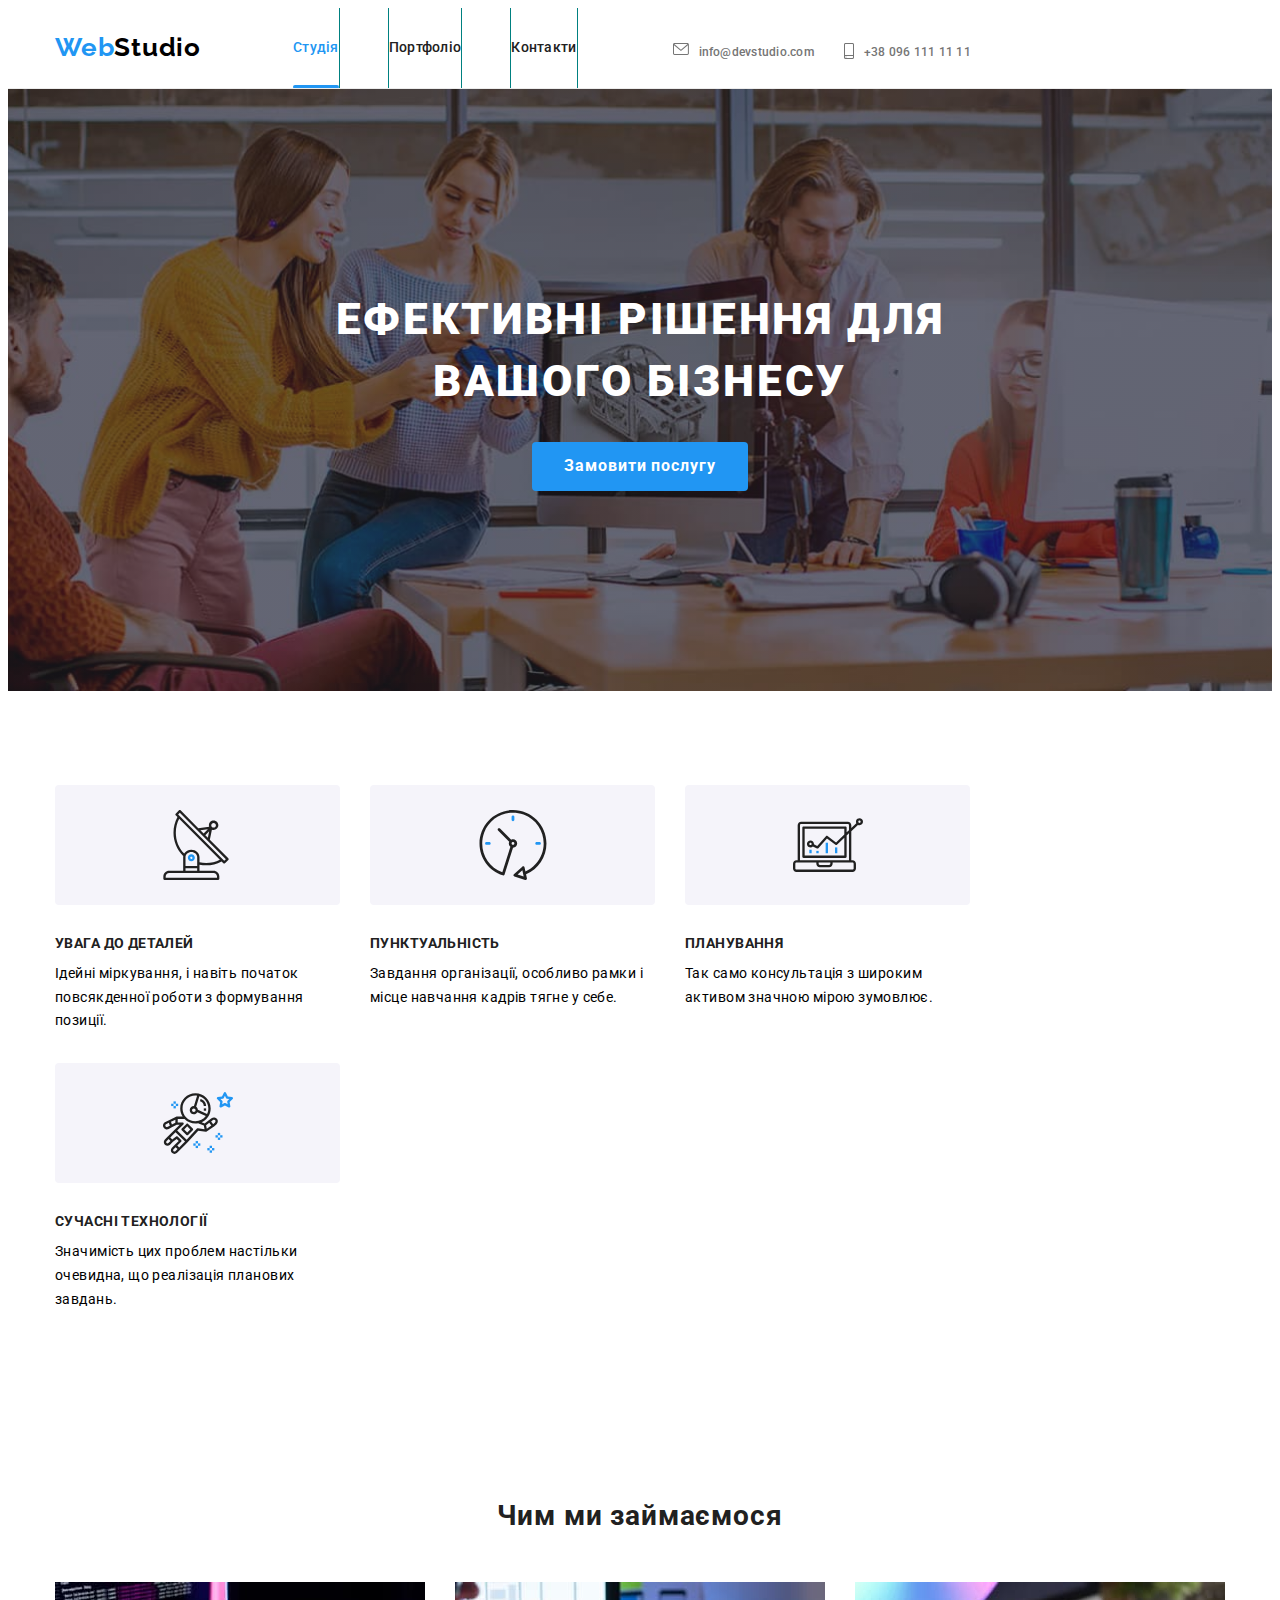
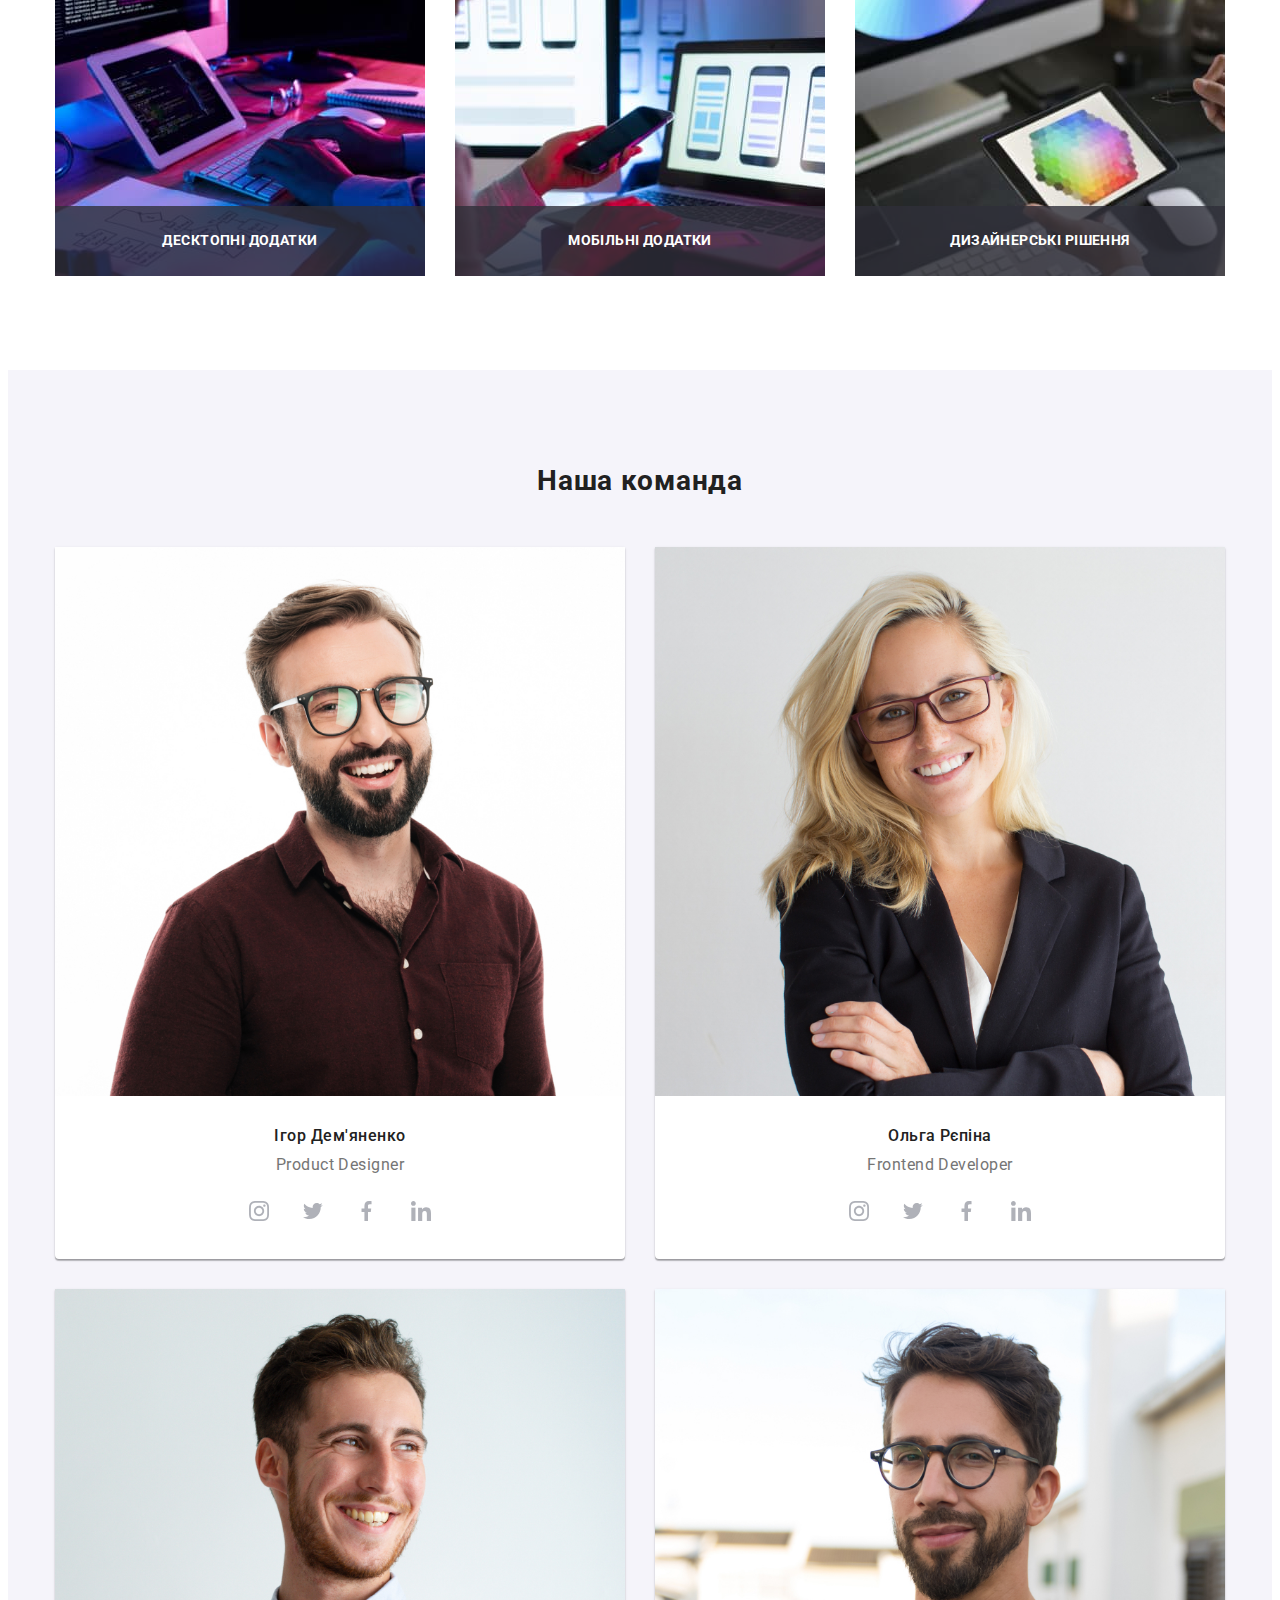
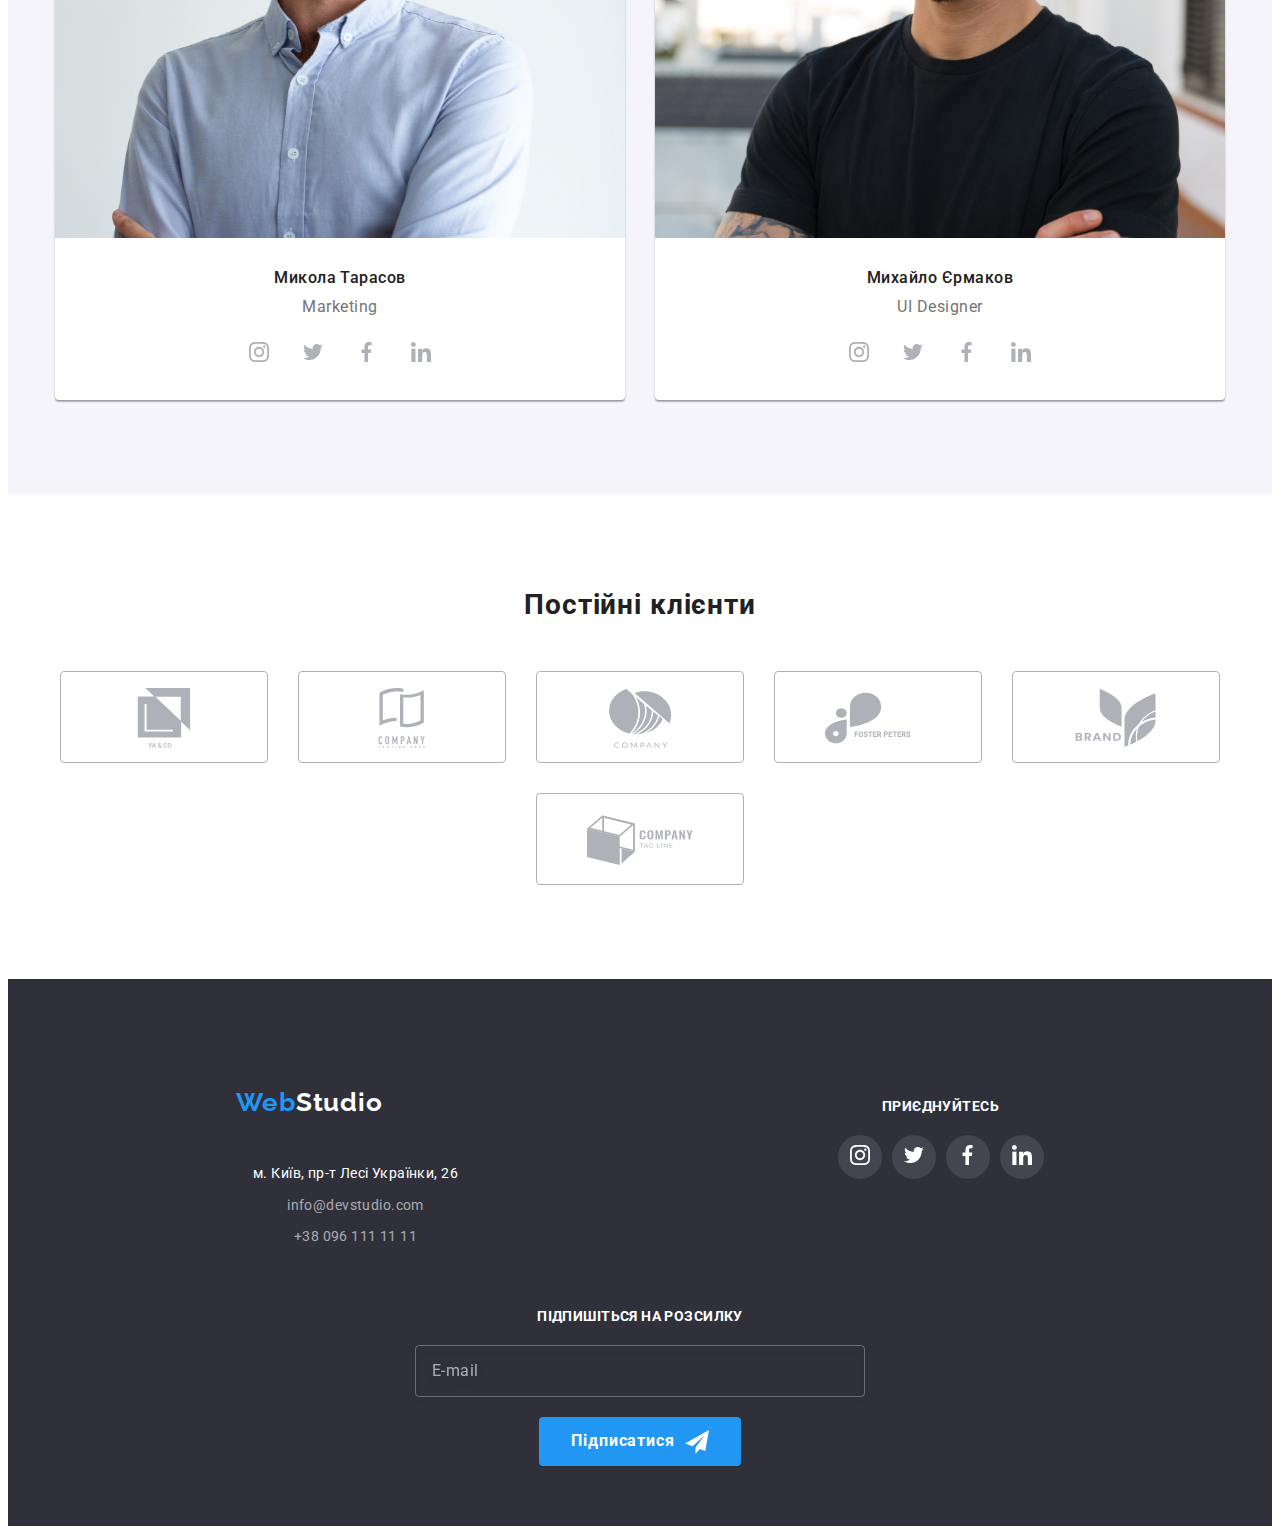
<file: index.html>
<!DOCTYPE html>
<html lang="uk">
<head>
    <meta charset="UTF-8">
    <meta http-equiv="X-UA-Compatible" content="IE=edge">
    <meta name="viewport" content="width=device-width, initial-scale=1.0">
    <title>Студія</title>

    <!-- Підключення шрифтів -->
    <link rel="preconnect" href="https://fonts.googleapis.com">
    <link rel="preconnect" href="https://fonts.gstatic.com" crossorigin>
    <link href="https://fonts.googleapis.com/css2?family=Raleway:wght@700&family=Roboto:wght@400;500;700;900&display=swap" rel="stylesheet">
    
    <!-- Підключення modern-normalize -->
    <link rel="stylesheet" href="https://cdnjs.cloudflare.com/ajax/libs/modern-normalize/1.1.0/modern-normalize.min.css" integrity="sha512-wpPYUAdjBVSE4KJnH1VR1HeZfpl1ub8YT/NKx4PuQ5NmX2tKuGu6U/JRp5y+Y8XG2tV+wKQpNHVUX03MfMFn9Q==" crossorigin="anonymous" referrerpolicy="no-referrer" />
    
    <!-- Підключення стилів     -->
    <link rel="stylesheet" href="./css/main.min.css">
</head>
<body>
    <header class="page-header">
       <div class="container page-header__container">
            <a href="./index.html" class="logo logo--margin-header">Web<span class="logo--color-header">Studio</span></a>
            <button type="button" class="btn-menu  js-open-menu "
           
            aria-controls="menu-container" data-menu-button>
                <svg height="40" width="40" aria-label="Перемикач мобільного меню">
                    <!-- <use class="icon-close-mob" href="./images/sprite.svg#icon-close-mob" ></use>  -->
                    <use class="icon-menu" href="./images/sprite.svg#icon-menu" ></use>                    
                </svg>
            </button>
            <div class="container-menu  js-menu-container" id="menu-container" >
                <button type="button" class="btn-menu btn-menu--mob js-close-menu "  aria-controls="menu-container" >
                    <svg height="40" width="40" aria-label="Перемикач мобільного меню">
                         <use class="icon-close-mob" href="./images/sprite.svg#icon-close-mob" ></use>
                    </svg> 
                </button> 
                <nav class="main-nav">           
                    <ul class="site-nav">
                        <li class="site-nav__item  site-nav--active">
                            <a href="./index.html" class="site-nav__link site-nav__link--active">Студія</a>
                        </li>
                        <li class="site-nav__item">
                            <a href="./portfolio.html" class="site-nav__link">Портфоліо</a>
                        </li>
                        <li class="site-nav__item">
                            <a href="" class="site-nav__link">Контакти</a>
                        </li>
                    </ul>
                </nav>
                <ul class="contact">
                    <li class="contact__item">                    
                        <a class="contact__link" href="mailto:info@devstudio.com" >
                            <svg class="contact__icon" width="16" height="12">
                                <use href="./images/sprite.svg#icon-email"></use>
                            </svg>
                        <span class="contact__text">info@devstudio.com</span>
                        </a>                                    
                    </li>
                    <li class="contact__item">
                        <a class="contact__link contact__link--color" href="tel:+380961111111">
                            <svg class="contact__icon" width="10" height="16">
                                <use href="./images/sprite.svg#icon-phone"></use>
                            </svg>
                        <span class="contact__text">+38 096 111 11 11</span>
                        </a>                    
                    </li>               
                </ul>
                <ul class="social-networks">
                    <li class="social-networks__item"><a  class="social-networks__link" href="">Instagram</a></li>
                    <li class="social-networks__item"><a  class="social-networks__link" href="">Twiter</a></li>
                    <li class="social-networks__item"><a  class="social-networks__link" href="">Facebook</a></li>
                    <li class="social-networks__item"><a  class="social-networks__link" href="">LinkedIn</a></li>
                </ul>
            </div>
       </div>
    </header>

    <main>
<!--Герой-->        
        <section class="hero">
            <div class="container">
                <h1 class="hero__title">Ефективні рішення для вашого бізнесу</h1>
                <button class="button" type="button" data-modal-open>Замовити послугу</button>
            </div>
        </section>

<!--Особливості-->
        <section class="section">
            <div class="container">
                <h2 class="section__title" hidden>Особливості</h2>
                <ul class="feature">
                    <li class="feature__item"> 
                        <div class="feature__icon">
                            <svg  width="70px" height="70px">
                                <use href="./images/sprite.svg#icon-antena"></use>
                            </svg> 
                        </div>                    
                        <h3 class="feature__title">УВАГА ДО ДЕТАЛЕЙ</h3>
                        <p class="feature__text">Ідейні міркування, і навіть початок повсякденної роботи з формування позиції.</p>
                    </li>
                    <li class="feature__item">
                        <div class="feature__icon">
                            <svg  width="70px" height="70px">
                                <use href="./images/sprite.svg#icon-clock"></use>
                            </svg> 
                        </div>                     
                        <h3 class="feature__title">ПУНКТУАЛЬНІСТЬ</h3>
                        <p class="feature__text">Завдання організації, особливо рамки і місце навчання кадрів тягне у себе.</p>
                    </li>
                    <li class="feature__item">
                        <div class="feature__icon">
                            <svg  width="70px" height="70px">
                                <use href="./images/sprite.svg#icon-diagram"></use>
                            </svg> 
                        </div>                    
                        <h3 class="feature__title">ПЛАНУВАННЯ</h3>
                        <p class="feature__text">Так само консультація з широким активом значною мірою зумовлює.</p>
                    </li>
                    <li class="feature__item">
                        <div class="feature__icon">
                            <svg  width="70px" height="70px">
                                <use href="./images/sprite.svg#icon-astronaut"></use>
                            </svg> 
                        </div>                    
                        <h3 class="feature__title">СУЧАСНІ ТЕХНОЛОГІЇ</h3>
                        <p class="feature__text">Значимість цих проблем настільки очевидна, що реалізація планових завдань.</p>
                    </li>
                </ul>
            </div>
        </section>

<!--Чим ми займаємося-->        
        <section class="section section--mobile">
            <div class="container">
                <h2 class="section__title ">Чим ми займаємося</h2>
                <ul class="activity">
                    <li class="activity__item">
                        <img src="./images/box1.jpg" alt="людина друкує текст на ноутбуці" width="370">
                        <h3 class="activity__title">Десктопні додатки</h3>
                    </li>
                    <li class="activity__item">
                        <img src="./images/box2.jpg" alt="людина з телефоном в руках підбирає макет для телефону" width="370">
                        <h3 class="activity__title">Мобільні додатки</h3>
                    </li>
                    <li class="activity__item">
                        <img src="./images/box3.jpg" alt="людина на планшеті підбирає колольори " width="370">
                        <h3 class="activity__title">Дизайнерські рішення</h3>
                    </li>                 
                </ul>
            </div>
        </section>

<!--Наша команда--> 
        <section class="section section--bg">
            <div class="container">
                <h2 class="section__title">Наша команда</h2>
                <ul class="team-member">
                    <li class="team-member__item">
                        <img class="team-member__photo" src="./images/img1.jpg"  alt="фото чоловіка" width="270">
                        <div class="team-member__content">
                            <h3 class="team-member__name">Ігор Дем'яненко</h3>
                            <p lang="en" class="team-member__position">Product Designer</p>
                        </div>
                        <ul class="social">
                            <li class="social__item">
                                <a class="social__link" href="">
                                    <svg class="social__icon" width="20" height="20">
                                        <use href="./images/sprite.svg#icon-instagram"></use>                            
                                    </svg>
                                </a>
                            </li>
                            <li class="social__item">
                                <a class="social__link" href="">
                                    <svg class="social__icon" width="20" height="20">
                                        <use href="./images/sprite.svg#icon-twiter"></use>                            
                                    </svg>
                                </a>
                            </li>
                            <li class="social__item">
                                <a class="social__link" href="">
                                    <svg class="social__icon" width="20" height="20">
                                        <use href="./images/sprite.svg#icon-facebook"></use>                          
                                    </svg>
                                </a>
                            </li>
                            <li class="social__item">
                                <a class="social__link" href="">
                                    <svg class="social__icon" width="20" height="20">
                                        <use href="./images/sprite.svg#icon-linkedin"></use>                            
                                    </svg>
                                </a>
                            </li>
                        </ul>
                    </li>
                    <li class="team-member__item">
                        <img class="team-member__photo" src="./images/img2.jpg" alt="фото жінки" width="270">
                        <div class="team-member__content">
                            <h3 class="team-member__name">Ольга Рєпіна</h3>
                            <p lang="en" class="team-member__position">Frontend Developer</p>
                        </div>
                        <ul class="social">
                            <li class="social__item">
                                <a class="social__link" href="">
                                    <svg class="social__icon" width="20" height="20">
                                        <use href="./images/sprite.svg#icon-instagram"></use>                            
                                    </svg>
                                </a>
                            </li>
                            <li class="social__item">
                                <a class="social__link" href="">
                                    <svg class="social__icon" width="20" height="20">
                                        <use href="./images/sprite.svg#icon-twiter"></use>                            
                                    </svg>
                                </a>
                            </li>
                            <li class="social__item">
                                <a class="social__link" href="">
                                    <svg class="social__icon" width="20" height="20">
                                        <use href="./images/sprite.svg#icon-facebook"></use>                          
                                    </svg>
                                </a>
                            </li>
                            <li class="social__item">
                                <a class="social__link" href="">
                                    <svg class="social__icon" width="20" height="20">
                                        <use href="./images/sprite.svg#icon-linkedin"></use>                            
                                    </svg>
                                </a>
                            </li>
                        </ul>
                    </li>
                    <li class="team-member__item">
                        <img class="team-member__photo" src="./images/img3.jpg" alt="фото чоловіка" width="270">
                        <div class="team-member__content">
                            <h3 class="team-member__name">Микола Тарасов</h3>
                            <p lang="en" class="team-member__position">Marketing</p>
                        </div>
                        <ul class="social">
                            <li class="social__item">
                                <a class="social__link" href="">
                                    <svg class="social__icon" width="20" height="20">
                                        <use href="./images/sprite.svg#icon-instagram"></use>
                                    </svg>
                                </a>
                            </li>
                            <li class="social__item">
                                <a class="social__link" href="">
                                    <svg class="social__icon" width="20" height="20">
                                        <use href="./images/sprite.svg#icon-twiter"></use>
                                    </svg>
                                </a>
                            </li>
                            <li class="social__item">
                                <a class="social__link" href="">
                                    <svg class="social__icon" width="20" height="20">
                                        <use href="./images/sprite.svg#icon-facebook"></use>
                                    </svg>
                                </a>
                            </li>
                            <li class="social__item">
                                <a class="social__link" href="">
                                    <svg class="social__icon" width="20" height="20">
                                        <use href="./images/sprite.svg#icon-linkedin"></use>
                                    </svg>
                                </a>
                            </li>
                        </ul>
                    </li>
                    <li class="team-member__item">
                        <img class="team-member__photo" src="./images/img4.jpg" alt="фото чоловіка" width="270">
                        <div class="team-member__content">
                            <h3 class="team-member__name">Михайло Єрмаков</h3>
                            <p lang="en" class="team-member__position">UI Designer</p>
                        </div>
                        <ul class="social">
                            <li class="social__item">
                                <a class="social__link" href="">
                                    <svg class="social__icon" width="20" height="20">
                                        <use href="./images/sprite.svg#icon-instagram"></use>
                                    </svg>
                                </a>
                            </li>
                            <li class="social__item">
                                <a class="social__link" href="">
                                    <svg class="social__icon" width="20" height="20">
                                        <use href="./images/sprite.svg#icon-twiter"></use>
                                    </svg>
                                </a>
                            </li>
                            <li class="social__item">
                                <a class="social__link" href="">
                                    <svg class="social__icon" width="20" height="20">
                                        <use href="./images/sprite.svg#icon-facebook"></use>
                                    </svg>
                                </a>
                            </li>
                            <li class="social__item">
                                <a class="social__link" href="">
                                    <svg class="social__icon" width="20" height="20">
                                        <use href="./images/sprite.svg#icon-linkedin"></use>
                                    </svg>
                                </a>
                            </li>
                        </ul>
                    </li>
                </ul>
            </div>
        </section>
    
<!-- Клієнти -->
        <section class="section">
            <div class="container">
                <h2 class="section__title">Постійні клієнти</h2>
                <ul class="client-company">
                    <li class="client-company__item">
                        <a class="client-company__link" href="">
                            <svg class="client-company__icon" width="106" height="60">
                                <use href="./images/sprite.svg#icon-company1"></use>
                            </svg>                            
                        </a>
                    </li>
                    <li class="client-company__item">
                        <a class="client-company__link" href="">
                            <svg class="client-company__icon" width="106" height="60">
                                <use href="./images/sprite.svg#icon-company6"></use>
                            </svg>
                        </a>
                    </li>
                    <li class="client-company__item">
                        <a class="client-company__link" href="">
                            <svg class="client-company__icon" width="106" height="60">
                                <use href="./images/sprite.svg#icon-company3"></use>
                            </svg>
                        </a>
                    </li>
                    <li class="client-company__item">
                        <a class="client-company__link" href="">
                            <svg class="client-company__icon" width="106" height="60">
                                <use href="./images/sprite.svg#icon-company4"></use>
                            </svg>
                        </a>
                    </li>
                    <li class="client-company__item">
                        <a class="client-company__link" href="">
                            <svg class="client-company__icon" width="106" height="60">
                                <use href="./images/sprite.svg#icon-company5"></use>
                            </svg>
                        </a>
                    </li>
                    <li class="client-company__item">
                        <a class="client-company__link" href="">
                            <svg class="client-company__icon" width="106" height="60">
                                <use href="./images/sprite.svg#icon-company2"></use>
                            </svg>                            
                        </a>
                    </li>
                </ul>
            </div>
        </section>
    </main>
<!--Підвал-->
    <footer class="page-footer">
        <div class="container page-footer__container">
           <div class="page-footer__container--tab">
              <div>                
                <a href="./index.html" class="logo logo--margin-footer">Web<span class="logo--color-footer">Studio</span></a>            
             
                <address class="address">
                    <ul>
                        <li class="address__item">
                            <a href="https://www.google.com/maps/place/бул.+Леси+Украинки,+26,+Киев,+02000/@50.4265807,30.5361971,17z/data=!3m1!4b1!4m5!3m4!1s0x40d4cf0e033ecbe9:0x57a4dffefec77da0!8m2!3d50.4265807!4d30.5383858?hl=ru" target="_blank" rel="noopener noreferrer" class="address__link address__link--color">м. Київ, пр-т Лесі Українки, 26</a>
                        </li>
                        <li class="address__item">
                            <a href="mailto:info@devstudio.com" class="address__link">info@devstudio.com</a>
                        </li>
                        <li class="address__item">
                            <a href="tel:+380961111111" class="address__link">+38 096 111 11 11</a>
                        </li>
                    </ul>
                </address>
           </div>
           <div class="page-footer_social">
               <h3 class="page-footer__title">приєднуйтесь</h3>
                <ul class="social social--margin">
                    <li class="social__item social__item--footer">
                        <a class="social__link " href="">
                            <svg class="social__icon social__icon--footer" width="20" height="20">
                                <use href="./images/sprite.svg#icon-instagram"></use>
                            </svg>
                        </a>
                    </li>
                    <li class="social__item social__item--footer">
                        <a class="social__link " href="">
                            <svg class="social__icon social__icon--footer" width="20" height="20">
                                <use href="./images/sprite.svg#icon-twiter"></use>
                            </svg>
                        </a>
                    </li>
                    <li class="social__item social__item--footer">
                        <a class="social__link " href="">
                            <svg class="social__icon social__icon--footer" width="20" height="20">
                                <use href="./images/sprite.svg#icon-facebook"></use>
                            </svg>
                        </a>
                    </li>
                    <li class="social__item social__item--footer">
                        <a class="social__link " href="">
                            <svg class="social__icon social__icon--footer" width="20" height="20">
                                <use href="./images/sprite.svg#icon-linkedin"></use>
                            </svg>
                        </a>
                    </li>
                </ul>
           </div>
           </div>
           <div class="subscribe">
                <h3 class="page-footer__title">підпишіться на розсилку</h3>
                <form class="form-footer">
                    <input class="form-footer__input" type="email" name="email" placeholder="E-mail" required>
                    <button type="submit" class="button button--footer">
                        Підписатися
                        <svg class="button_icon" width="24" height="24">
                            <use href="./images/sprite.svg#icon-send"></use>
                        </svg>
                    </button>
                </form>
           </div>
        </div>    
    </footer>
<!-- Модальне вікно -->
    <div class="backdrop is-hidden" data-modal>
        <div class="modal">
            <button class="modal__close" type="button"  data-modal-close>
                <svg class="modal__icon-close" width="11" height="11">
                    <use href="./images/sprite.svg#icon-close"></use>
                </svg>
            </button>
            <div>
                <h2 class="modal__title">Залиште свої дані, ми вам передзвонимо</h2>
                <form class="modal-form">
                    <div class="modal-form__field">
                        <label class="modal-form__label" for="name">Ім'я</label>
                        <input class="modal-form__input" type="text" name="name" id="name" required>
                        <svg class="modal-form__icon">
                            <use href="./images/sprite.svg#icon-icon-person" width="18" height="18"></use>
                        </svg>
                    </div>
                    <div class="modal-form__field">
                        <label class="modal-form__label" for="tel">Телефон</label>
                        <input class="modal-form__input" type="number" name="tel" id="tel" required>
                        <svg class="modal-form__icon">
                            <use href="./images/sprite.svg#icon-icon-phone" width="18" height="18"></use>
                        </svg>
                    </div>
                    <div class="modal-form__field">
                        <label class="modal-form__label" for="email">Пошта</label>
                        <input class="modal-form__input" type="email" name="email" id="email" required>
                        <svg class="modal-form__icon">
                            <use href="./images/sprite.svg#icon-icon-email" width="18" height="18"></use>
                        </svg>
                    </div>
                    <div class="modal-form__field">
                        <label class="modal-form__label" for="comment">Коментар</label>
                        <textarea class="modal-form__text" name="comment" id="comment" rows="10" placeholder="Введіть текст"></textarea>
                    </div>
                    <label class="modal-form__checkbox-label">
                        <input class="modal-form__checkbox-input" type="checkbox" name="policy" required>
                        <span class="modal-form__checkbox-icon"></span>                     
                        Погоджуюся з розсилкою та приймаю<a class="modal-form__checkbox-link" href="./">Умови договору</a>
                    </label>
                
                    <button class="button button-modal" type="submit">Відправити</button>
                </form>
            </div>
        </div>
        
    </div>
    <script  src="./js/modal.js">         
    </script>
    <script src="./js/mobile-menu.js"></script>
</body>
</html>
</file>
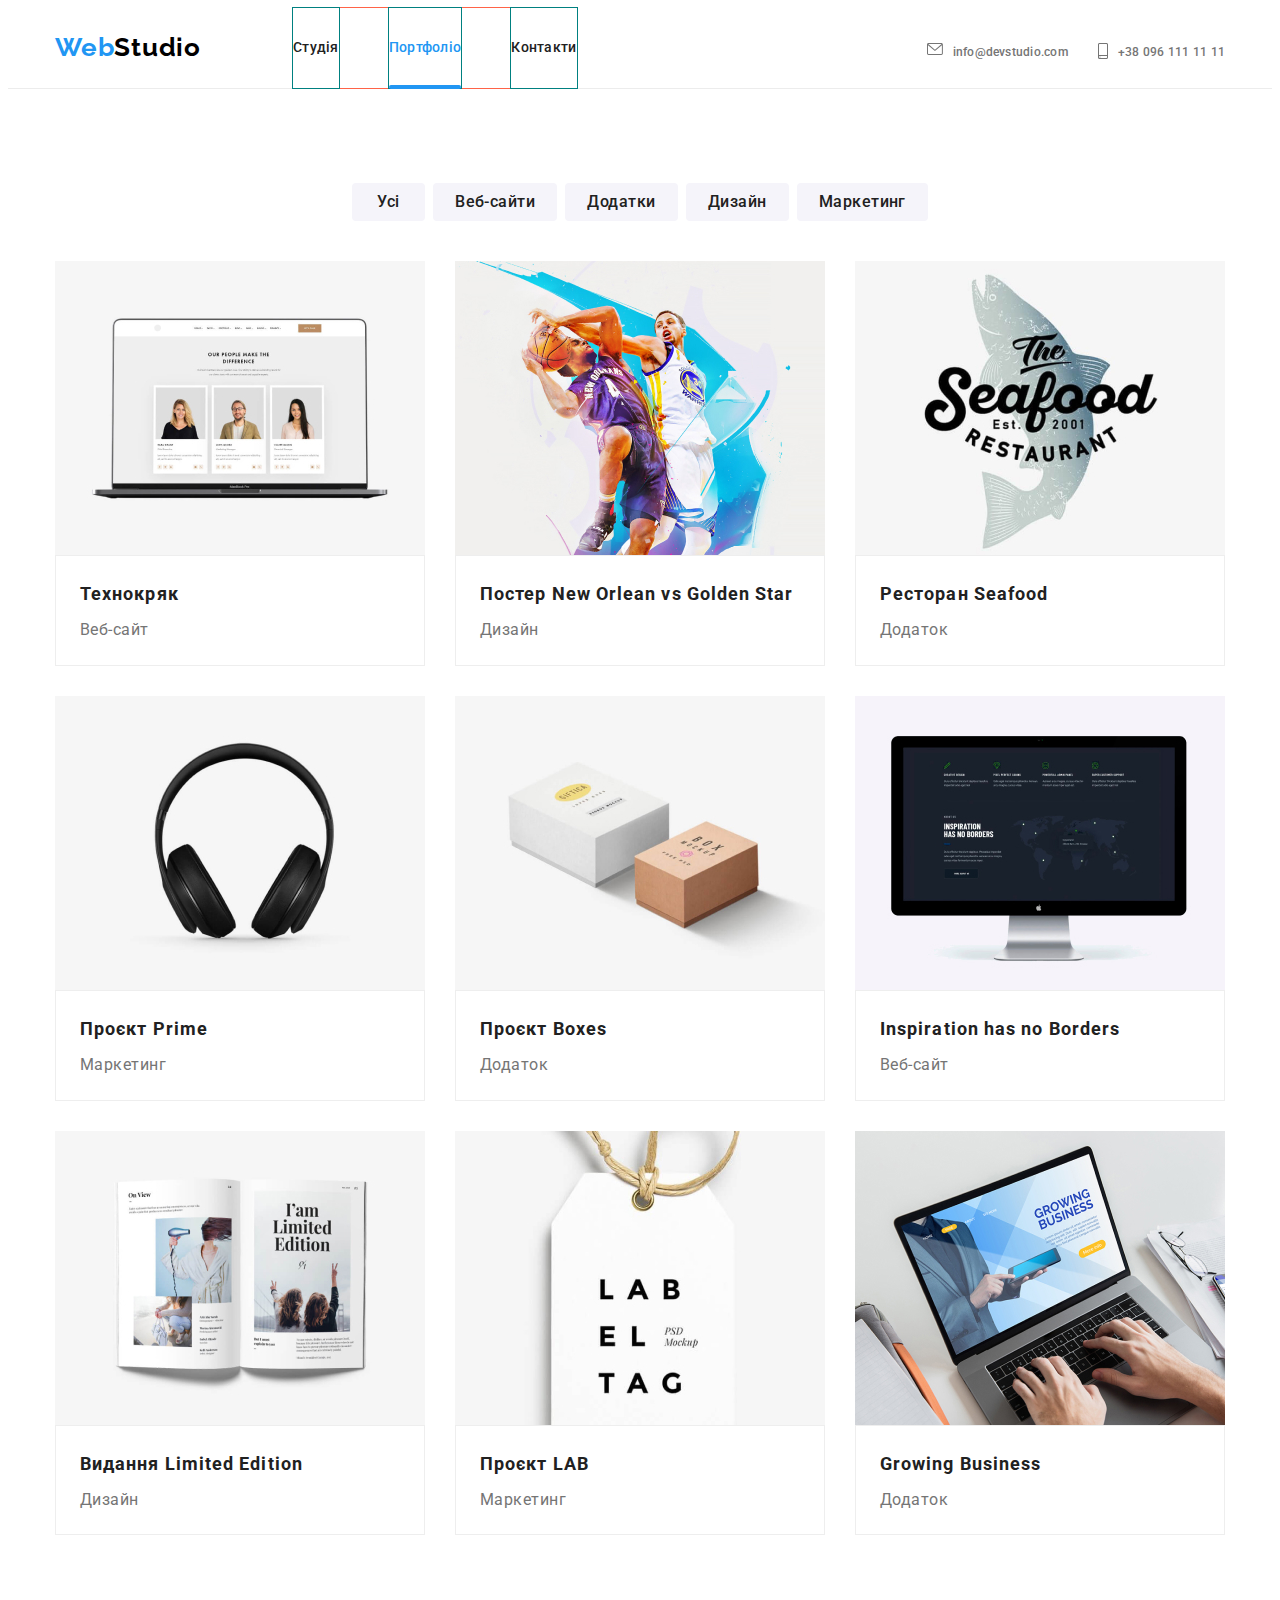
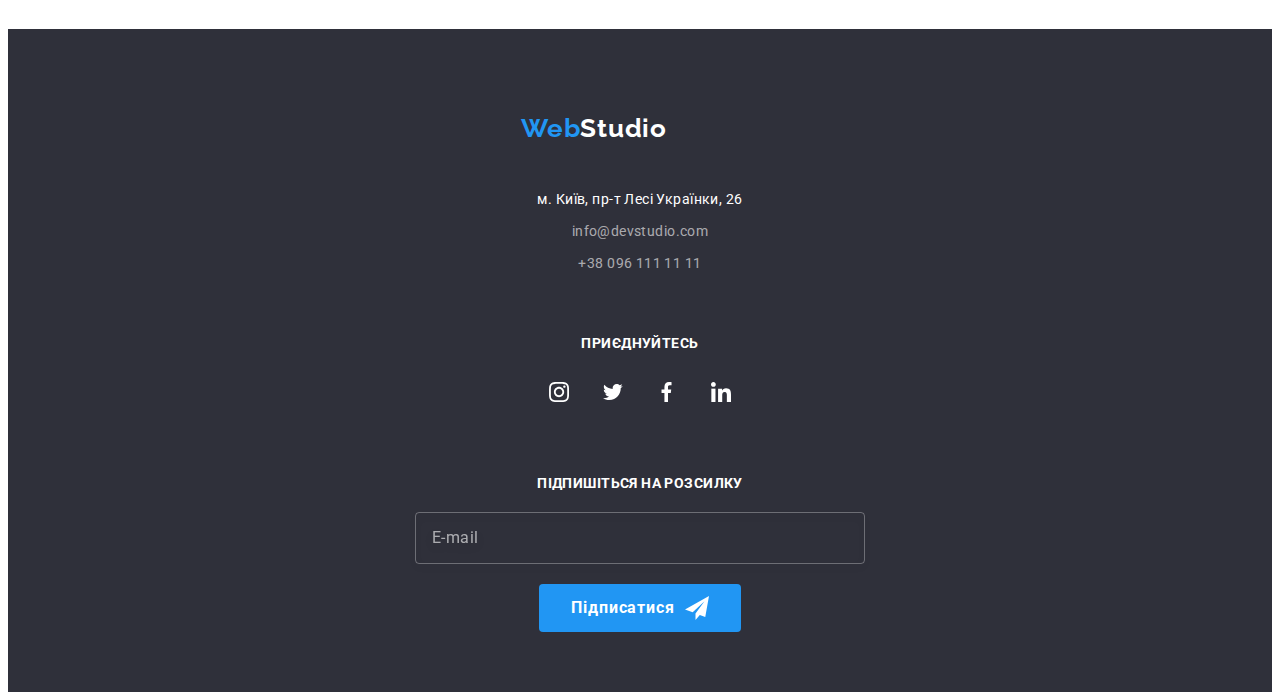
<file: portfolio.html>
<!DOCTYPE html>
<html lang="uk">
<head>
    <meta charset="UTF-8">
    <meta http-equiv="X-UA-Compatible" content="IE=edge">
    <meta name="viewport" content="width=device-width, initial-scale=1.0">
    <title>Портфоліо</title>

    <!-- Підключення шрифтів -->
    <link rel="preconnect" href="https://fonts.googleapis.com">
    <link rel="preconnect" href="https://fonts.gstatic.com" crossorigin>
    <link href="https://fonts.googleapis.com/css2?family=Raleway:wght@700&family=Roboto:wght@400;500;700;900&display=swap" rel="stylesheet">
    
    <!-- Підключення modern-normalize -->
    <link rel="stylesheet" href="https://cdnjs.cloudflare.com/ajax/libs/modern-normalize/1.1.0/modern-normalize.min.css" integrity="sha512-wpPYUAdjBVSE4KJnH1VR1HeZfpl1ub8YT/NKx4PuQ5NmX2tKuGu6U/JRp5y+Y8XG2tV+wKQpNHVUX03MfMFn9Q==" crossorigin="anonymous" referrerpolicy="no-referrer" />
    
    <!-- Підключення стилів     -->
    <link rel="stylesheet" href="./css/main.min.css">
</head>
<body>
    <!-- Шапка -->
    <header class="page-header">
            <div class="container page-header__container">
                <nav class="main-nav">
                    <a href="./index.html" class="logo logo--margin-header">Web<span
                            class="logo--color-header">Studio</span></a>
                    <ul class="site-nav">
                        <li class="site-nav__item  ">
                            <a href="./index.html" class="site-nav__link ">Студія</a>
                        </li>
                        <li class="site-nav__item site-nav--active">
                            <a href="./portfolio.html" class="site-nav__link site-nav__link--active">Портфоліо</a>
                        </li>
                        <li class="site-nav__item">
                            <a href="" class="site-nav__link">Контакти</a>
                        </li>
                    </ul>
                </nav>
        
                <ul class="contact">
                    <li class="contact__item">
                        <a class="contact__link" href="mailto:info@devstudio.com">
                            <svg class="contact__icon" width="16" height="12">
                                <use href="./images/sprite.svg#icon-email"></use>
                            </svg>
                            info@devstudio.com
                        </a>
                    </li>
                    <li class="contact__item">
                        <a class="contact__link" href="tel:+380961111111">
                            <svg class="contact__icon" width="10" height="16">
                                <use href="./images/sprite.svg#icon-phone"></use>
                            </svg>
                            +38 096 111 11 11
                        </a>
                    </li>
                </ul>
            </div>
    </header>
    <!-- Основний контент -->
    <main>
        <section class="section">
            <div class="container">
                <ul class="filter">
                    <li class="filter__item">
                        <button type="button" class="button button--inversion">Усі</button>                
                    </li>
                    <li class="filter__item">
                        <button type="button" class="button button--inversion">Веб-сайти</button>                
                    </li>
                    <li class="filter__item">
                        <button type="button" class="button button--inversion">Додатки</button>                
                    </li>
                    <li class="filter__item">
                        <button type="button" class="button button--inversion">Дизайн</button>                
                    </li>
                    <li class="filter__item">
                        <button type="button" class="button button--inversion">Маркетинг</button>                
                    </li>
                </ul>
                <h2 hidden class="projects-title">Проєкти</h2>
                <ul class="galery-project">
                    <li class="galery-project__item">
                        <div class="galery-project__overlay">
                            <img src="./images/project1.jpg" alt="ноутбук" width="370">
                            <p class="galery-project__content">Ресурс пропонує комплексні пропозиції з різним рівнем функціоналу та сервісів. Все це дозволить відвідувачу отримати вичерпні відомості про компанію чи приватну особу.</p> 
                        </div>
                        <div class="galery-project__text">
                            <h3 class="galery-project__name">Технокряк</h3>
                            <p class="galery-project__filter">Веб-сайт</p>
                        </div>
                    </li>
                    <li class="galery-project__item">
                        <div class="galery-project__overlay">
                            <img src="./images/project2.jpg" alt="постер з баскетболістами" width="370">
                            <p class="galery-project__content">Ресурс пропонує комплексні пропозиції з різним рівнем функціоналу та сервісів. Все це дозволить відвідувачу отримати вичерпні відомості про компанію чи приватну особу.</p> 
                        </div>
                        <div class="galery-project__text">
                            <h3 class="galery-project__name">Постер New Orlean vs Golden Star</h3>
                            <p class="galery-project__filter">Дизайн</p>
                        </div>
                    </li>
                    <li class="galery-project__item">
                        <div class="galery-project__overlay">
                            <img src="./images/project3.jpg" alt="лого ресторану" width="370">
                            <p class="galery-project__content">Ресурс пропонує комплексні пропозиції з різним рівнем функціоналу та сервісів. Все це дозволить відвідувачу отримати вичерпні відомості про компанію чи приватну особу.</p> 
                        </div>
                        <div class="galery-project__text">
                            <h3 class="galery-project__name">Ресторан Seafood</h3>
                            <p class="galery-project__filter">Додаток</p>
                        </div>
                    </li>
                    <li class="galery-project__item">
                        <div class="galery-project__overlay">
                            <img src="./images/project4.jpg" alt="навушники" width="370">
                            <p class="galery-project__content">Ресурс пропонує комплексні пропозиції з різним рівнем функціоналу та сервісів. Все це дозволить відвідувачу отримати вичерпні відомості про компанію чи приватну особу.</p> 
                        </div>
                        <div class="galery-project__text">
                            <h3 class="galery-project__name">Проєкт Prime</h3>
                            <p class="galery-project__filter">Маркетинг</p>
                        </div>
                    </li>
                    <li class="galery-project__item">
                        <div class="galery-project__overlay">
                            <img src="./images/project5.jpg" alt="коробочки" width="370">
                            <p class="galery-project__content">Ресурс пропонує комплексні пропозиції з різним рівнем функціоналу та сервісів. Все це дозволить відвідувачу отримати вичерпні відомості про компанію чи приватну особу.</p> 
                        </div>
                        <div class="galery-project__text">
                            <h3 class="galery-project__name">Проєкт Boxes</h3>
                            <p class="galery-project__filter">Додаток</p>
                        </div>
                    </li>
                    <li class="galery-project__item">
                        <div class="galery-project__overlay">
                            <img src="./images/project6.jpg" alt="монітор" width="370">
                            <p class="galery-project__content">Ресурс пропонує комплексні пропозиції з різним рівнем функціоналу та сервісів. Все це дозволить відвідувачу отримати вичерпні відомості про компанію чи приватну особу.</p> 
                        </div>
                        <div class="galery-project__text">
                            <h3 class="galery-project__name">Inspiration has no Borders</h3>
                            <p class="galery-project__filter">Веб-сайт</p>
                        </div>
                    </li>
                    <li class="galery-project__item">
                        <div class="galery-project__overlay">
                            <img src="./images/project7.jpg" alt="журнал" width="370">
                            <p class="galery-project__content">Ресурс пропонує комплексні пропозиції з різним рівнем функціоналу та сервісів. Все це дозволить відвідувачу отримати вичерпні відомості про компанію чи приватну особу.</p> 
                        </div>
                        <div class="galery-project__text">
                            <h3 class="galery-project__name">Видання Limited Edition</h3>
                            <p class="galery-project__filter">Дизайн</p>
                        </div>
                    </li>
                    <li class="galery-project__item">
                        <div class="galery-project__overlay">
                            <img src="./images/project8.jpg" alt="бірка" width="370">
                            <p class="galery-project__content">Ресурс пропонує комплексні пропозиції з різним рівнем функціоналу та сервісів. Все це дозволить відвідувачу отримати вичерпні відомості про компанію чи приватну особу.</p> 
                        </div>
                        <div class="galery-project__text">
                            <h3 class="galery-project__name">Проєкт LAB</h3>
                            <p class="galery-project__filter">Маркетинг</p>
                        </div>
                    </li>
                    <li class="galery-project__item">
                        <div class="galery-project__overlay">
                            <img src="./images/project9.jpg" alt="ноутбук" width="370">
                            <p class="galery-project__content">Ресурс пропонує комплексні пропозиції з різним рівнем функціоналу та сервісів. Все це дозволить відвідувачу отримати вичерпні відомості про компанію чи приватну особу.</p> 
                        </div>
                        <div class="galery-project__text">
                            <h3 class="galery-project__name">Growing Business</h3>
                            <p class="galery-project__filter">Додаток</p>
                        </div>
                    </li>
                </ul>
            </div>
        </section>        
    </main>

    <!--Підвал-->
    <footer class="page-footer">
        <div class="container page-footer__container">
            <div>
                <a href="./index.html" class="logo logo--margin-footer">Web<span
                        class="logo--color-footer">Studio</span></a>
    
                <address class="address">
                    <ul>
                        <li class="address__item">
                            <a href="https://www.google.com/maps/place/бул.+Леси+Украинки,+26,+Киев,+02000/@50.4265807,30.5361971,17z/data=!3m1!4b1!4m5!3m4!1s0x40d4cf0e033ecbe9:0x57a4dffefec77da0!8m2!3d50.4265807!4d30.5383858?hl=ru"
                                target="_blank" rel="noopener noreferrer" class="address__link address__link--color">м.
                                Київ, пр-т Лесі Українки, 26</a>
                        </li>
                        <li class="address__item">
                            <a href="mailto:info@devstudio.com" class="address__link">info@devstudio.com</a>
                        </li>
                        <li class="address__item">
                            <a href="tel:+380961111111" class="address__link">+38 096 111 11 11</a>
                        </li>
                    </ul>
                </address>
            </div>
            <div class="page-footer_social">
                <h3 class="page-footer__title">приєднуйтесь</h3>
                <ul class="social social--margin">
                    <li class="social__item">
                        <a class="social__link social__link--footer" href="">
                            <svg class="social__icon social__icon--footer" width="20" height="20">
                                <use href="./images/sprite.svg#icon-instagram"></use>
                            </svg>
                        </a>
                    </li>
                    <li class="social__item">
                        <a class="social__link social__link--footer" href="">
                            <svg class="social__icon social__icon--footer" width="20" height="20">
                                <use href="./images/sprite.svg#icon-twiter"></use>
                            </svg>
                        </a>
                    </li>
                    <li class="social__item">
                        <a class="social__link social__link--footer" href="">
                            <svg class="social__icon social__icon--footer" width="20" height="20">
                                <use href="./images/sprite.svg#icon-facebook"></use>
                            </svg>
                        </a>
                    </li>
                    <li class="social__item">
                        <a class="social__link social__link--footer" href="">
                            <svg class="social__icon social__icon--footer" width="20" height="20">
                                <use href="./images/sprite.svg#icon-linkedin"></use>
                            </svg>
                        </a>
                    </li>
                </ul>
            </div>
            <div class="subscribe">
                <h3 class="page-footer__title">підпишіться на розсилку</h3>
                <form class="form-footer">
                    <input class="form-footer__input" type="email" name="email" placeholder="E-mail" required>
                    <button type="submit" class="button button--footer">
                        Підписатися
                        <svg class="button_icon" width="24" height="24">
                            <use href="./images/sprite.svg#icon-send"></use>
                        </svg>
                    </button>
                </form>
            </div>
        </div>
    </footer>
</body>
</html>
</file>
<file: css/main.min.css>
html{-webkit-box-sizing:border-box;box-sizing:border-box}*,*::after,*::before{-webkit-box-sizing:inherit;box-sizing:inherit}body{background-color:var(--secondary-title-color);color:var(--text-color);font-family:"Roboto",sans-serif}h1,h2,h3,h4,h5,h6,p{margin:0}a{text-decoration:none}ul{list-style:none;margin:0;padding:0}img{display:block}.container{margin-right:auto;margin-left:auto;padding-right:15px;padding-left:15px}@media screen and (min-width: 480px){.container{width:480px}}@media screen and (min-width: 768px){.container{width:768px}}@media screen and (min-width: 1200px){.container{width:1200px}}.section{padding-top:60px;padding-bottom:60px}@media screen and (max-width: 1199px){.section--mobile{display:none}}.section--no-padding{padding-bottom:0}.section__title{margin-bottom:30px;color:#212121;font-size:28px;line-height:1.18;letter-spacing:.03em;text-align:center}@media screen and (min-width: 1200px){.section__title{margin-bottom:50px}}.section--bg{background-color:#f5f4fa}@media screen and (min-width: 1200px){.section{padding-top:94px;padding-bottom:94px}}.btn-menu,.modal-form__checkbox-label,.client-company__link,.social__item,.activity__title,.feature__icon{display:-webkit-box;display:-ms-flexbox;display:flex;-webkit-box-pack:center;-ms-flex-pack:center;justify-content:center;-webkit-box-align:center;-ms-flex-align:center;align-items:center}.logo{display:block;color:#2196f3;font-family:"Raleway";font-style:normal;font-weight:700;font-size:24px;line-height:1.17;letter-spacing:.03em;padding-top:16px;padding-bottom:16px;padding-right:auto}@media screen and (min-width: 768px){.logo{padding-top:26px;padding-bottom:26px;padding-right:87px}}@media screen and (min-width: 1200px){.logo{padding-top:24px;padding-bottom:24px;padding-right:92px;font-size:26px;line-height:1.19;letter-spacing:.03em}}.logo--color-header{color:#000}.logo--margin-footer{margin-bottom:20px}.logo--color-footer{color:#fff}.page-header{border-bottom:1px solid #ececec;position:relative}.page-header__container{display:-webkit-box;display:-ms-flexbox;display:flex}@media screen and (min-width: 768px){.main-nav{display:-webkit-box;display:-ms-flexbox;display:flex;-webkit-box-pack:center;-ms-flex-pack:center;justify-content:center;margin-right:96px;border:none}}.site-nav{outline:1px solid tomato}@media screen and (min-width: 768px){.site-nav{display:-webkit-box;display:-ms-flexbox;display:flex}}@media screen and (min-width: 768px){.site-nav__link--active::after{position:absolute;right:0;bottom:-1px;content:" ";display:block;width:100%;height:4px;background:#2196f3;border-radius:2px}}.site-nav__link{font-family:"Roboto";font-size:40px;line-height:1.7;letter-spacing:.02em;font-style:normal;font-weight:500;color:#212121;-webkit-transition:color 250ms cubic-bezier(0.4, 0, 0.2, 1);transition:color 250ms cubic-bezier(0.4, 0, 0.2, 1)}.site-nav__link:hover,.site-nav__link:focus{color:#2196f3}.site-nav__link--active{color:#2196f3}@media screen and (min-width: 768px){.site-nav__link{font-size:14px;line-height:1.14;letter-spacing:.02em;display:block;padding-top:32px;padding-bottom:32px;outline:1px solid teal}}@media screen and (min-width: 768px){.site-nav__item{position:relative}}@media screen and (min-width: 768px){.site-nav__item:not(:last-child){margin-right:50px}}.contact{display:-webkit-box;display:-ms-flexbox;display:flex;-webkit-box-orient:vertical;-webkit-box-direction:reverse;-ms-flex-direction:column-reverse;flex-direction:column-reverse;margin-top:300px}@media screen and (min-width: 768px){.contact{-webkit-box-orient:vertical;-webkit-box-direction:normal;-ms-flex-direction:column;flex-direction:column;-webkit-box-pack:center;-ms-flex-pack:center;justify-content:center;-webkit-box-align:start;-ms-flex-align:start;align-items:flex-start;margin-right:auto;margin-left:0;margin-top:0}}@media screen and (min-width: 1200px){.contact{-webkit-box-orient:horizontal;-webkit-box-direction:normal;-ms-flex-direction:row;flex-direction:row;gap:30px;margin-bottom:auto;margin-top:auto;margin-right:0;margin-left:auto}}.contact__item{font-size:24px;line-height:1.17;letter-spacing:.02em;font-style:normal;font-weight:500}@media screen and (min-width: 1200px){.contact__item{display:-webkit-box;display:-ms-flexbox;display:flex;-webkit-box-align:center;-ms-flex-align:center;align-items:center;-webkit-box-pack:center;-ms-flex-pack:center;justify-content:center}}.contact__link{color:#757575;-webkit-transition:color 250ms cubic-bezier(0.4, 0, 0.2, 1);transition:color 250ms cubic-bezier(0.4, 0, 0.2, 1)}.contact__link:hover,.contact__link:focus{color:#2196f3}.contact__link--color{display:block;color:#2196f3;font-size:34px;line-height:1.4;letter-spacing:.02em;margin-bottom:32px}@media screen and (min-width: 768px){.contact__link{font-size:12px;line-height:1.6;letter-spacing:.02em;color:#757575;margin:0;padding:0;display:-webkit-box;display:-ms-flexbox;display:flex;margin-top:10px}}.contact__icon{display:none;margin-right:10px;fill:#757575;-webkit-transition:fill 250ms cubic-bezier(0.4, 0, 0.2, 1);transition:fill 250ms cubic-bezier(0.4, 0, 0.2, 1)}.contact__link:hover .contact__icon,.contact__link:focus .contact__icon{fill:#2196f3}@media screen and (min-width: 768px){.contact__icon{display:-webkit-box;display:-ms-flexbox;display:flex;-webkit-box-align:center;-ms-flex-align:center;align-items:center;-webkit-box-pack:center;-ms-flex-pack:center;justify-content:center}}.hero{padding-top:118px;padding-bottom:118px;text-align:center;background-image:-webkit-gradient(linear, left top, right top, from(rgba(47, 48, 58, 0.4)), to(rgba(47, 48, 58, 0.4))),url("../images/bghero.jpg");background-image:linear-gradient(to right, rgba(47, 48, 58, 0.4), rgba(47, 48, 58, 0.4)),url("../images/bghero.jpg");background-repeat:no-repeat;background-size:cover;background-position:center;background-color:#2f303a}@media screen and (min-width: 1200px){.hero{padding-top:200px;padding-bottom:200px}}.hero__title{margin-bottom:30px;color:#fff;text-transform:uppercase;font-size:26px;line-height:1.6;letter-spacing:.06em;font-style:normal;font-weight:900;text-align:center;margin-right:auto;margin-left:auto}@media screen and (min-width: 1200px){.hero__title{font-size:44px;line-height:1.4;letter-spacing:.06em;width:696px}}.button{margin:0;display:inline-block;border-radius:4px;padding:10px 32px;min-width:200px;background-color:#2196f3;color:#fff;cursor:pointer;font-size:16px;line-height:1.8;letter-spacing:.06em;font-family:inherit;font-style:normal;font-weight:700;text-align:center;border:none;-webkit-transition:-webkit-box-shadow 250ms cubic-bezier(0.4, 0, 0.2, 1);transition:-webkit-box-shadow 250ms cubic-bezier(0.4, 0, 0.2, 1);transition:box-shadow 250ms cubic-bezier(0.4, 0, 0.2, 1);transition:box-shadow 250ms cubic-bezier(0.4, 0, 0.2, 1), -webkit-box-shadow 250ms cubic-bezier(0.4, 0, 0.2, 1)}.button:hover,.button:focus{-webkit-box-shadow:0px 4px 4px rgba(0,0,0,.15);box-shadow:0px 4px 4px rgba(0,0,0,.15)}.button--footer{margin-left:auto;margin-right:auto;display:-webkit-box;display:-ms-flexbox;display:flex;-webkit-box-pack:center;-ms-flex-pack:center;justify-content:center;-webkit-box-align:center;-ms-flex-align:center;align-items:center}.button_icon{margin-left:10px}.button-modal{display:block;padding:10px 52px;margin:0 auto}.button--inversion{padding:6px 22px;height:38px;min-width:73px;background-color:#f5f4fa;color:#212121;font-weight:500;line-height:1.5;letter-spacing:.03em;-webkit-transition-property:background-color,color,-webkit-box-shadow;transition-property:background-color,color,-webkit-box-shadow;transition-property:background-color,color,box-shadow;transition-property:background-color,color,box-shadow,-webkit-box-shadow;-webkit-transition-duration:250ms;transition-duration:250ms;-webkit-transition-timing-function:cubic-bezier(0.4, 0, 0.2, 1);transition-timing-function:cubic-bezier(0.4, 0, 0.2, 1)}.button--inversion:hover,.button--inversion:focus{background-color:#2196f3;color:#fff;-webkit-box-shadow:0px 3px 1px rgba(0,0,0,.1),0px 1px 2px rgba(0,0,0,.08),0px 2px 2px rgba(0,0,0,.12);box-shadow:0px 3px 1px rgba(0,0,0,.1),0px 1px 2px rgba(0,0,0,.08),0px 2px 2px rgba(0,0,0,.12)}@media(min-width: 768px){.feature{display:-webkit-box;display:-ms-flexbox;display:flex;-ms-flex-wrap:wrap;flex-wrap:wrap;margin-left:auto;margin-right:auto;gap:30px}}.feature__icon{margin-bottom:30px;height:120px;width:100%;border-radius:4px;background-color:#f5f4fa}.feature__title{text-align:center;margin-bottom:10px;color:#212121;text-transform:uppercase;font-size:14px;line-height:1.2;letter-spacing:.03em}@media(min-width: 768px){.feature__title{text-align:start}}.feature__text{font-size:14px;line-height:1.7;letter-spacing:.03em}@media(min-width: 768px){.feature__item{width:calc((100% - 30px)/2)}}@media screen and (min-width: 1200px){.feature__item{-ms-flex-wrap:nowrap;flex-wrap:nowrap;width:calc((100% - 30px)/4)}}.activity{display:-webkit-box;display:-ms-flexbox;display:flex;-ms-flex-wrap:wrap;flex-wrap:wrap;gap:30px}.activity__item{position:relative}.activity__title{position:absolute;right:0;bottom:0;width:100%;height:70px;font-size:14px;line-height:1.14;letter-spacing:.03em;text-align:center;text-transform:uppercase;background:rgba(47,48,58,.8);color:#fff}.team-member{display:-webkit-box;display:-ms-flexbox;display:flex;-ms-flex-wrap:wrap;flex-wrap:wrap;gap:30px}.team-member__item{padding-bottom:24px;text-align:center;background:#fff;-webkit-box-shadow:0px 1px 3px rgba(0,0,0,.12),0px 1px 1px rgba(0,0,0,.14),0px 2px 1px rgba(0,0,0,.2);box-shadow:0px 1px 3px rgba(0,0,0,.12),0px 1px 1px rgba(0,0,0,.14),0px 2px 1px rgba(0,0,0,.2);border-radius:0px 0px 4px 4px}@media(min-width: 768px){.team-member__item{width:calc((100% - 30px)/2)}}.team-member__photo{width:100%}.team-member__content{padding-top:30px}.team-member__name{margin-bottom:10px;color:#212121;font-size:16px;line-height:1.2;letter-spacing:.03em;font-style:normal;font-weight:500}.team-member__position{font-size:16px;line-height:1.2;letter-spacing:.03em;color:#757575}.social{margin-top:16px;margin-right:auto;margin-left:auto;display:-webkit-box;display:-ms-flexbox;display:flex;-webkit-box-pack:center;-ms-flex-pack:center;justify-content:center;gap:10px}.social__item{width:44px;height:44px;border-radius:50%;background-color:rgba(0,0,0,0);-webkit-transition:background-color 250ms cubic-bezier(0.4, 0, 0.2, 1);transition:background-color 250ms cubic-bezier(0.4, 0, 0.2, 1)}.social__item{cursor:pointer}.social__item:hover,.social__item:focus{background-color:#2196f3}.social__icon{fill:#afb1b8;-webkit-transition:fill 250ms cubic-bezier(0.4, 0, 0.2, 1);transition:fill 250ms cubic-bezier(0.4, 0, 0.2, 1)}.social__item:hover .social__icon,.social__item:focus .social__icon{fill:#fff}.social__icon--footer{fill:#fff;-webkit-transition:fill 250ms cubic-bezier(0.4, 0, 0.2, 1);transition:fill 250ms cubic-bezier(0.4, 0, 0.2, 1)}.social--margin{margin:0}.social__item--footer{background-color:rgba(255,255,255,.1)}.social__item--footer:hover,.social__item--footer:focus{background-color:#2196f3}.client-company{display:-webkit-box;display:-ms-flexbox;display:flex;-ms-flex-wrap:wrap;flex-wrap:wrap;-webkit-box-pack:center;-ms-flex-pack:center;justify-content:center;gap:30px}.client-company__link{display:block;height:92px;padding:16px 50px;border:1px solid #afb1b8;border-radius:4px;-webkit-transition:border-color 250ms cubic-bezier(0.4, 0, 0.2, 1);transition:border-color 250ms cubic-bezier(0.4, 0, 0.2, 1)}.client-company__link:hover,.client-company__link:focus{border-color:#2196f3}.client-company__icon{fill:#afb1b8;-webkit-transition:fill 250ms cubic-bezier(0.4, 0, 0.2, 1);transition:fill 250ms cubic-bezier(0.4, 0, 0.2, 1)}.client-company__link:hover .client-company__icon,.client-company__link:focus .client-company__icon{fill:#2196f3}.page-footer{background-color:#2f303a;padding-top:60px;padding-bottom:60px;text-align:center}@media screen and (min-width: 768px){.page-footer__container--tab{display:-webkit-box;display:-ms-flexbox;display:flex;-ms-flex-pack:distribute;justify-content:space-around;-webkit-box-align:baseline;-ms-flex-align:baseline;align-items:baseline}}.address__link{color:rgba(255,255,255,.6);font-size:14px;line-height:1.7;letter-spacing:.03em;font-style:normal;font-weight:400;-webkit-transition:color 250ms cubic-bezier(0.4, 0, 0.2, 1);transition:color 250ms cubic-bezier(0.4, 0, 0.2, 1)}.address__link--color{color:#fff}.address__link:hover,.address__link:focus{color:#2196f3}.address__item:not(:last-child){margin-bottom:8px}.page-footer__title{font-size:14px;line-height:1.14;letter-spacing:.03em;text-transform:uppercase;margin-top:60px;margin-bottom:20px;color:#fff}.form-footer{margin-top:0;margin-left:auto;margin-right:0;padding:0}.form-footer__input{width:100%;padding:15px 16px;margin-bottom:20px;font-size:16px;line-height:1.25;letter-spacing:.03em;font-family:"Roboto";color:#fff;-webkit-filter:drop-shadow(0px 4px 4px rgba(0, 0, 0, 0.15));filter:drop-shadow(0px 4px 4px rgba(0, 0, 0, 0.15));border:1px solid rgba(255,255,255,.3);border-radius:4px;background-color:rgba(0,0,0,0);cursor:pointer;outline:rgba(0,0,0,0);-webkit-transition:border 250ms cubic-bezier(0.4, 0, 0.2, 1);transition:border 250ms cubic-bezier(0.4, 0, 0.2, 1)}@media screen and (min-width: 768px){.form-footer__input{width:450px}}.form-footer__input::-webkit-input-placeholder{font-size:16px;line-height:1.25;letter-spacing:.03em;font-family:"Roboto";color:rgba(255,255,255,.6)}.form-footer__input::-moz-placeholder{font-size:16px;line-height:1.25;letter-spacing:.03em;font-family:"Roboto";color:rgba(255,255,255,.6)}.form-footer__input:-ms-input-placeholder{font-size:16px;line-height:1.25;letter-spacing:.03em;font-family:"Roboto";color:rgba(255,255,255,.6)}.form-footer__input::-ms-input-placeholder{font-size:16px;line-height:1.25;letter-spacing:.03em;font-family:"Roboto";color:rgba(255,255,255,.6)}.form-footer__input::placeholder{font-size:16px;line-height:1.25;letter-spacing:.03em;font-family:"Roboto";color:rgba(255,255,255,.6)}.form-footer__input:focus-within{border-color:#2196f3}.backdrop{overflow-y:scroll;position:fixed;top:0;left:0;width:100%;height:100%;padding:15px;opacity:1;-webkit-transition:opacity 250ms cubic-bezier(0.4, 0, 0.2, 1);transition:opacity 250ms cubic-bezier(0.4, 0, 0.2, 1);background-color:rgba(0,0,0,.2)}.is-hidden{opacity:0;pointer-events:none}.is-hidden .modal{-webkit-transform:translate(-50%, -50%) scale(0.9);transform:translate(-50%, -50%) scale(0.9)}.modal{position:absolute;padding:40px;max-width:450px;height:609px;margin:30px;-webkit-transition:-webkit-transform 250ms cubic-bezier(0.4, 0, 0.2, 1);transition:-webkit-transform 250ms cubic-bezier(0.4, 0, 0.2, 1);transition:transform 250ms cubic-bezier(0.4, 0, 0.2, 1);transition:transform 250ms cubic-bezier(0.4, 0, 0.2, 1), -webkit-transform 250ms cubic-bezier(0.4, 0, 0.2, 1);background-color:#fff;-webkit-box-shadow:0px 1px 3px rgba(0,0,0,.12),0px 1px 1px rgba(0,0,0,.14),0px 2px 1px rgba(0,0,0,.2);box-shadow:0px 1px 3px rgba(0,0,0,.12),0px 1px 1px rgba(0,0,0,.14),0px 2px 1px rgba(0,0,0,.2);border-radius:4px}@media screen and (min-width: 768px){.modal{position:absolute;top:50%;left:50%;-webkit-transform:translate(-50%, -50%) scale(1);transform:translate(-50%, -50%) scale(1);width:450px}}.modal__close{position:absolute;top:8px;right:8px;padding:0;width:30px;height:30px;background-color:#fff;border-radius:50%;border:1px solid rgba(0,0,0,.1);cursor:pointer}.modal__title{margin-bottom:12px;font-size:20px;line-height:1.15;letter-spacing:.03em;text-align:center;color:var(--primary-title-color)}.modal__icon-close{fill:#212121;-webkit-transition:fill 250ms cubic-bezier(0.4, 0, 0.2, 1);transition:fill 250ms cubic-bezier(0.4, 0, 0.2, 1)}.modal__close:hover .modal__icon-close,.modal__close:focus .modal__icon-close{fill:#2196f3}.modal-form{width:100%;height:100%;margin:0;padding:0}.modal-form__field{display:-webkit-box;display:-ms-flexbox;display:flex;-webkit-box-orient:vertical;-webkit-box-direction:normal;-ms-flex-direction:column;flex-direction:column;position:relative}.modal-form__field:not(:last-child){margin-bottom:10px}.modal-form__label{display:inline-block;width:100%;margin-bottom:4px;font-size:12px;line-height:1.16;letter-spacing:.01em;font-family:inherit;cursor:pointer;color:#757575}.modal-form__input{height:40px;width:100%;border:1px solid rgba(33,33,33,.2);border-radius:4px;padding:12px 16px 12px 42px;font-size:12px;line-height:1.16;letter-spacing:.01em;font-family:inherit;font-style:normal;font-weight:400;cursor:pointer;outline:none;-webkit-transition:border 250ms cubic-bezier(0.4, 0, 0.2, 1);transition:border 250ms cubic-bezier(0.4, 0, 0.2, 1)}.modal-form__input:focus-within,.modal-form__text:focus-within{border:1px solid #2196f3}.modal-form__icon{display:block;-webkit-box-align:center;-ms-flex-align:center;align-items:center;position:absolute;width:18px;height:18px;top:50%;left:12px;cursor:pointer;fill:#212121;-webkit-transition:fill 250ms cubic-bezier(0.4, 0, 0.2, 1);transition:fill 250ms cubic-bezier(0.4, 0, 0.2, 1)}.modal-form__input:focus-within~.modal-form__icon{fill:#2196f3}.modal-form__text{height:120px;width:100%;border:1px solid rgba(33,33,33,.2);border-radius:4px;padding:12px 16px;cursor:pointer;outline:none;resize:none;-webkit-transition:border 250ms cubic-bezier(0.4, 0, 0.2, 1);transition:border 250ms cubic-bezier(0.4, 0, 0.2, 1)}.modal-form__text::-webkit-input-placeholder{font-family:inherit;font-size:12px;line-height:1.16;letter-spacing:.01em;color:rgba(117,117,117,.5)}.modal-form__text::-moz-placeholder{font-family:inherit;font-size:12px;line-height:1.16;letter-spacing:.01em;color:rgba(117,117,117,.5)}.modal-form__text:-ms-input-placeholder{font-family:inherit;font-size:12px;line-height:1.16;letter-spacing:.01em;color:rgba(117,117,117,.5)}.modal-form__text::-ms-input-placeholder{font-family:inherit;font-size:12px;line-height:1.16;letter-spacing:.01em;color:rgba(117,117,117,.5)}.modal-form__text::placeholder{font-family:inherit;font-size:12px;line-height:1.16;letter-spacing:.01em;color:rgba(117,117,117,.5)}.modal-form__checkbox-label{gap:5px;margin-top:20px;margin-bottom:30px;width:100%;font-size:12px;line-height:1.7;letter-spacing:.03em;font-family:inherit;font-style:normal;font-weight:400;color:#757575}.modal-form__checkbox-link{font-size:12px;line-height:1.7;letter-spacing:.03em;margin-left:5px;font-family:inherit;font-style:normal;font-weight:400;text-decoration:underline;color:#2196f3}.modal-form__checkbox-input{-webkit-appearance:none;-moz-appearance:none;appearance:none;width:15px;height:15px;outline:2px solid rgba(0,0,0,0);outline-offset:-2px;border:2px solid #212121;border-radius:3px;background-origin:border-box;background-position:center;background-repeat:no-repeat;background-size:0;-webkit-transition:background-size 250ms cubic-bezier(0.4, 0, 0.2, 1),background-color 250ms cubic-bezier(0.4, 0, 0.2, 1),outline-color 250ms cubic-bezier(0.4, 0, 0.2, 1);transition:background-size 250ms cubic-bezier(0.4, 0, 0.2, 1),background-color 250ms cubic-bezier(0.4, 0, 0.2, 1),outline-color 250ms cubic-bezier(0.4, 0, 0.2, 1)}.modal-form__checkbox-input:checked{border:rgba(0,0,0,0);outline-color:#2196f3;background-color:#2196f3;background-image:url("data:image/svg+xml,%3Csvg width='13' height='10' viewBox='0 0 13 10' fill='none' xmlns='http://www.w3.org/2000/svg'%3E%3Cpath d='M1.95703 4.75166L1.88825 4.68604L1.81923 4.75141L0.93123 5.59258L0.854858 5.66492L0.930974 5.73753L4.42671 9.07236L4.49574 9.1382L4.56476 9.07236L12.069 1.91352L12.1449 1.84116L12.069 1.76881L11.1873 0.927644L11.1183 0.861826L11.0493 0.927611L4.49577 7.17353L1.95703 4.75166Z' fill='white' stroke='white' stroke-width='0.2'/%3E%3C/svg%3E%0A");background-size:11px 8px}.filter{display:-webkit-box;display:-ms-flexbox;display:flex;-webkit-box-orient:horizontal;-webkit-box-direction:normal;-ms-flex-direction:row;flex-direction:row;-ms-flex-wrap:wrap;flex-wrap:wrap;margin-bottom:40px;gap:8px}@media screen and (min-width: 768px){.filter{-webkit-box-pack:center;-ms-flex-pack:center;justify-content:center}}.galery-project{display:-webkit-box;display:-ms-flexbox;display:flex;-ms-flex-wrap:wrap;flex-wrap:wrap;-webkit-box-pack:center;-ms-flex-pack:center;justify-content:center;gap:30px}.galery-project__text{padding:20px 24px;border:1px solid #eee}.galery-project__name{color:#212121;font-size:18px;line-height:2;letter-spacing:.06em;margin-bottom:4px}.galery-project__filter{font-size:16px;line-height:1.8;letter-spacing:.03em;font-style:normal;font-weight:400;color:#757575}.galery-project__overlay{position:relative;overflow:hidden}.galery-project__item{-webkit-box-pack:center;-ms-flex-pack:center;justify-content:center;-ms-flex-preferred-size:calc((100% - 60px)/3);flex-basis:calc((100% - 60px)/3);background-color:#fff;border-radius:4px;cursor:pointer;-webkit-transition:-webkit-box-shadow 250ms cubic-bezier(0.4, 0, 0.2, 1);transition:-webkit-box-shadow 250ms cubic-bezier(0.4, 0, 0.2, 1);transition:box-shadow 250ms cubic-bezier(0.4, 0, 0.2, 1);transition:box-shadow 250ms cubic-bezier(0.4, 0, 0.2, 1), -webkit-box-shadow 250ms cubic-bezier(0.4, 0, 0.2, 1)}.galery-project__item:hover,.galery-project__item:focus{-webkit-box-shadow:0px 1px 1px rgba(0,0,0,.12),0px 4px 4px rgba(0,0,0,.06),1px 4px 6px rgba(0,0,0,.16);box-shadow:0px 1px 1px rgba(0,0,0,.12),0px 4px 4px rgba(0,0,0,.06),1px 4px 6px rgba(0,0,0,.16)}.galery-project__content{position:absolute;bottom:0;left:0;width:100%;height:100%;padding:63px 24px;font-size:18px;line-height:1.5;letter-spacing:.03em;font-weight:400;color:#fff;background:rgba(33,150,243,.9);-webkit-transform:translateY(110%);transform:translateY(110%);-webkit-transition:-webkit-transform 250ms cubic-bezier(0.4, 0, 0.2, 1);transition:-webkit-transform 250ms cubic-bezier(0.4, 0, 0.2, 1);transition:transform 250ms cubic-bezier(0.4, 0, 0.2, 1);transition:transform 250ms cubic-bezier(0.4, 0, 0.2, 1), -webkit-transform 250ms cubic-bezier(0.4, 0, 0.2, 1)}.galery-project__item:hover .galery-project__content{-webkit-transform:translateY(0);transform:translateY(0)}.container-menu{overflow-y:scroll;position:relative;background-color:#fff;padding:48px 40px}.container-menu.is-open{display:block}@media screen and (max-width: 767px){.container-menu{display:none;position:absolute;top:0%;right:0%;width:100%}}@media screen and (min-width: 768px){.container-menu{display:-webkit-box;display:-ms-flexbox;display:flex;padding:0;margin-right:0;border:none}}.btn-menu{padding:0;margin-top:10px;margin-bottom:10px;border:none;background-color:rgba(0,0,0,0);cursor:pointer}.btn-menu--mob{background-color:rgba(0,0,0,0);position:absolute;top:0;right:15px}@media screen and (min-width: 768px){.btn-menu{display:none}}.icon-close-mob,.icon-menu{fill:#000;-webkit-transition:fill 250ms cubic-bezier(0.4, 0, 0.2, 1);transition:fill 250ms cubic-bezier(0.4, 0, 0.2, 1)}.icon-close-mob:hover,.icon-menu:hover,.icon-close-mob:focus,.icon-menu:focus{fill:#2196f3}.social-networks{display:-webkit-box;display:-ms-flexbox;display:flex;-ms-flex-wrap:wrap;flex-wrap:wrap;gap:10px;margin-top:64px}.social-networks__item{display:block}.social-networks__item:not(:last-child){padding-right:10px;border-right:1px solid rgba(33,33,33,.2)}.social-networks__link{font-family:"Roboto";font-style:normal;font-weight:500;font-size:18px;line-height:1.2;letter-spacing:.02em;color:#2196f3}@media screen and (min-width: 768px){.social-networks{display:none;border:none}}/*# sourceMappingURL=main.min.css.map */
</file>
